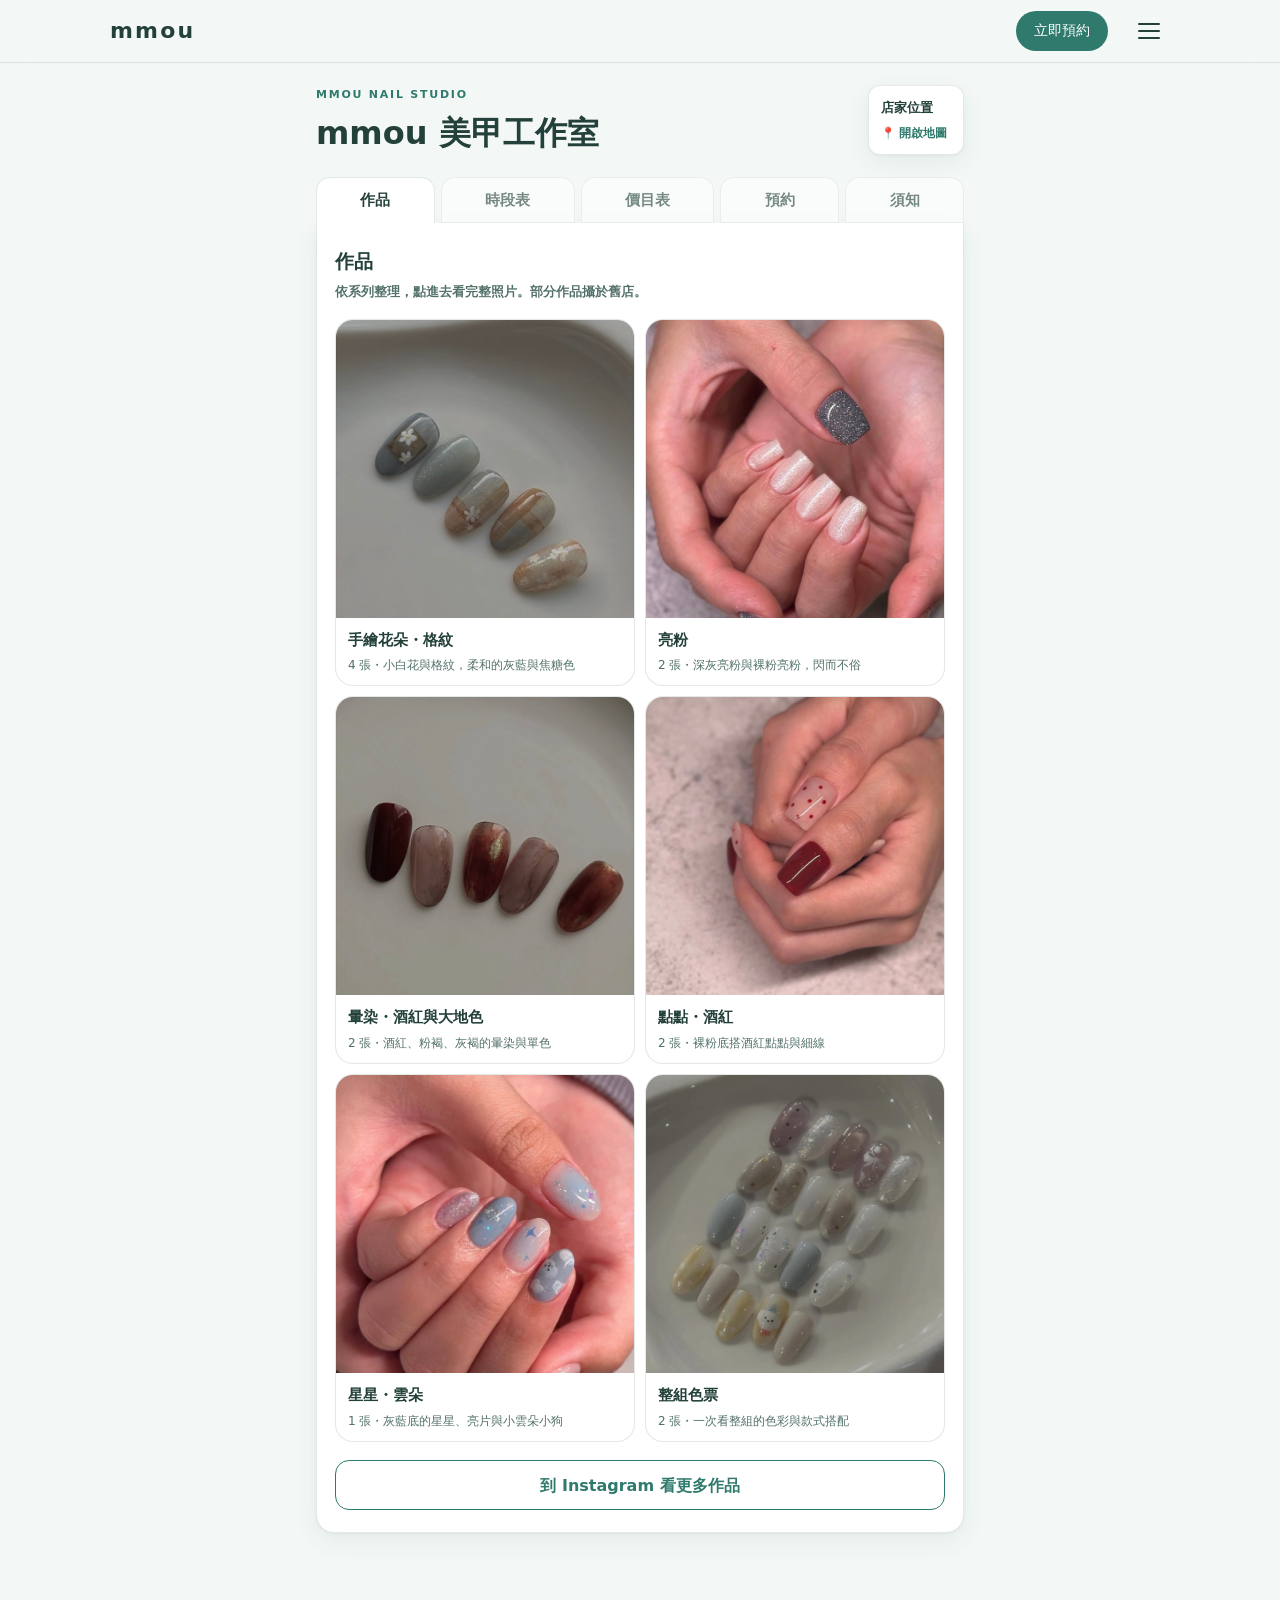
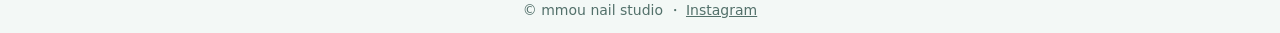
<file: index.html>
<!doctype html>
<html lang="zh-Hant">
<head>
<meta charset="utf-8">
<meta name="viewport" content="width=device-width,initial-scale=1">
<title>作品｜mmou 美甲工作室</title>
<link rel="stylesheet" href="style.css">
</head>
<body>
<section>
  <h2>作品</h2>
  <p class="h2sub">依系列整理，點進去看完整照片。部分作品攝於舊店。</p>
  <div class="series" id="ser"></div>
  <a class="cta alt" href="https://www.instagram.com/the.mmou" target="_blank" rel="noopener">到 Instagram 看更多作品</a>
</section>
<script>const $=id=>document.getElementById(id);</script>
<script src="common.js"></script>
<script>
$("ser").innerHTML=SERIES.map(s=>`<a class="sc" href="series.html?s=${s.id}"><div class="im" style="background-image:url(img/${s.imgs[0]}.jpg)"></div><div class="tx"><b>${s.name}</b><span>${s.imgs.length} 張・${s.desc}</span></div></a>`).join("");
</script>
</body>
</html>
</file>
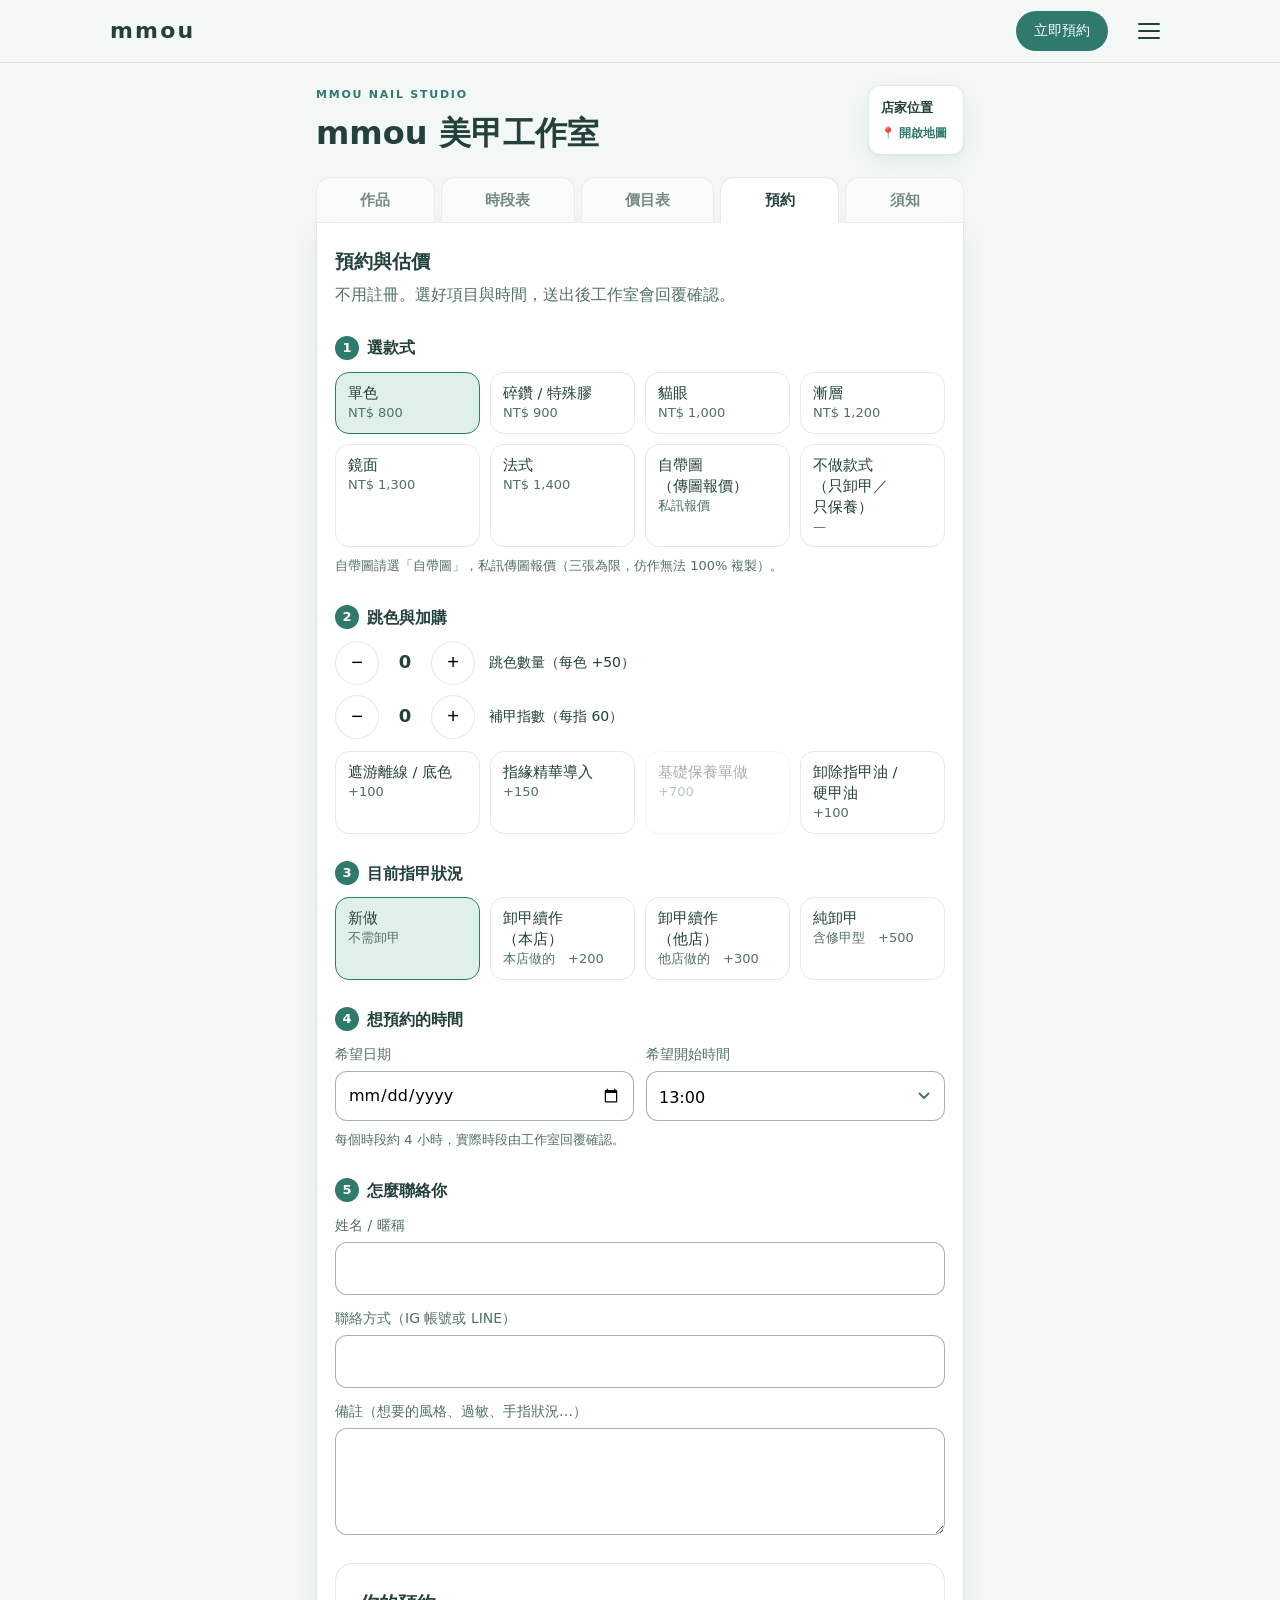
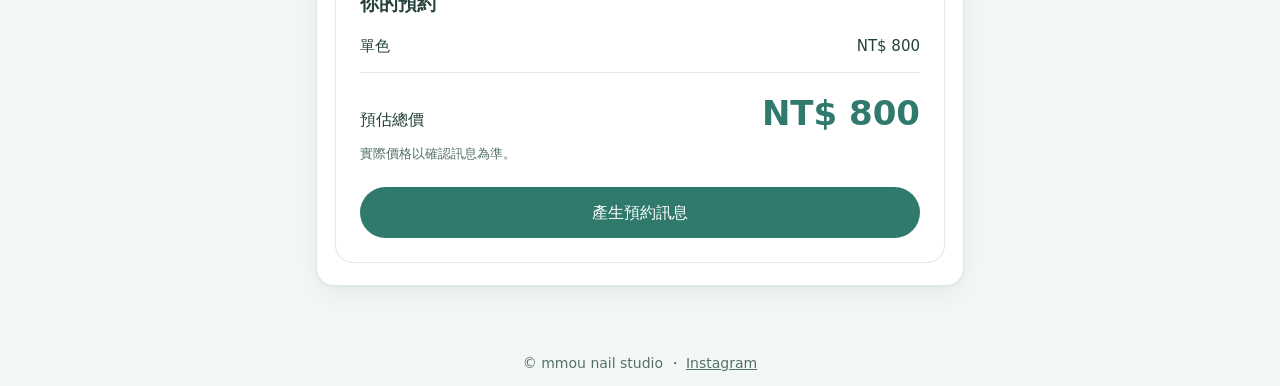
<file: book.html>
<!doctype html>
<html lang="zh-Hant">
<head>
<meta charset="utf-8">
<meta name="viewport" content="width=device-width,initial-scale=1">
<title>線上預約｜mmou 美甲工作室</title>
<meta name="description" content="竹南手作凝膠美甲工作室，預約制。">
<link rel="stylesheet" href="style.css">
</head>
<body>
<section id="book">
  <h2>預約與估價</h2>
  <p class="lead">不用註冊。選好項目與時間，送出後工作室會回覆確認。</p>
  <div class="book">
    <div class="card">
      <div class="block">
        <p class="q" id="est"><i>1</i>選款式</p>
        <div class="opts" id="styles"></div>
        <p class="note" style="margin-top:8px">自帶圖請選「自帶圖」，私訊傳圖報價（三張為限，仿作無法 100% 複製）。</p>
      </div>
      <div class="block">
        <p class="q"><i>2</i>跳色與加購</p>
        <div class="stepper" id="stC"><button type="button" id="cm" aria-label="減少跳色">−</button><b id="cn">0</b><button type="button" id="cp" aria-label="增加跳色">+</button><span>跳色數量（每色 +50）</span></div>
        <div class="stepper" id="stF" style="margin-top:10px"><button type="button" id="fm" aria-label="減少補甲">−</button><b id="fn">0</b><button type="button" id="fp" aria-label="增加補甲">+</button><span>補甲指數（每指 60）</span></div>
        <div class="opts" id="adds" style="margin-top:12px"></div>
      </div>
      <div class="block">
        <p class="q"><i>3</i>目前指甲狀況</p>
        <div class="opts" id="removal"></div>
      </div>
      <div class="block" style="margin-bottom:0">
        <p class="q"><i>4</i>想預約的時間</p>
        <div class="picked" id="picked" style="display:none"></div>
        <div id="pickMode" style="display:none">
          <label class="f" style="margin-top:0">日期（只列出工作室開放的日子）</label>
          <div class="chips" id="dch"></div>
          <label class="f">開始時間（每個時段約 4 小時）</label>
          <div class="chips" id="tch"></div>
        </div>
        <div id="freeMode">
          <div class="two">
            <div><label class="f" style="margin-top:0">希望日期</label><input type="date" id="date"></div>
            <div><label class="f" style="margin-top:0">希望開始時間</label><select id="slot"><option value="09:00">09:00</option><option value="13:00" selected>13:00</option><option value="17:00">17:00</option></select></div>
          </div>
          <p class="note" style="margin-top:8px">每個時段約 4 小時，實際時段由工作室回覆確認。</p>
        </div>
      </div>
      <div class="block" style="margin:26px 0 0">
        <p class="q"><i>5</i>怎麼聯絡你</p>
        <label class="f" style="margin-top:0">姓名 / 暱稱</label><input type="text" id="name" autocomplete="name" maxlength="40">
        <label class="f">聯絡方式（IG 帳號或 LINE）</label><input type="text" id="contact" maxlength="60">
        <label class="f">備註（想要的風格、過敏、手指狀況…）</label><textarea id="want" rows="3" maxlength="300"></textarea>
        <input class="hp" id="website" tabindex="-1" autocomplete="off" aria-hidden="true">
      </div>
    </div>

    <aside class="card sum">
      <h3>你的預約</h3>
      <div id="lines"></div>
      <div class="tot"><span>預估總價</span><b id="total">NT$ 800</b></div>
      <p class="note">實際價格以確認訊息為準。</p>
      <button class="btn" id="submit" type="button" style="display:none">送出預約</button>
      <p class="note" id="status" style="margin-top:8px"></p>
      <button class="btn" id="gen" type="button">產生預約訊息</button>
      <div id="msg"></div>
      <div class="send" id="send">
        <button class="btn line" id="copy" type="button">複製訊息</button>
        <a class="btn" id="ig" href="https://ig.me/m/the.mmou" target="_blank" rel="noopener">傳到 IG 私訊</a>
      </div>
    </aside>
  </div>
</section>


<script>const $=id=>document.getElementById(id);</script>
<script src="common.js"></script>
<script>
const styles=[["單色",800],["碎鑽 / 特殊膠",900],["貓眼",1000],["漸層",1200],["鏡面",1300],["法式",1400],["自帶圖（傳圖報價）",0],["不做款式（只卸甲／只保養）",0]];
const SELF=6,NONE=7;
const adds=[["遮游離線 / 底色",100],["指緣精華導入",150],["基礎保養單做",700],["卸除指甲油 / 硬甲油",100]];
const rem=[["新做",0,"","不需卸甲"],["卸甲續作（本店）",200,"卸甲續作（本店）","本店做的"],["卸甲續作（他店）",300,"卸甲續作（他店）","他店做的"],["純卸甲",500,"純卸甲","含修甲型"]];
const PURE=3;
const fmt=n=>"NT$ "+n.toLocaleString();
$("styles").innerHTML=styles.map((s,i)=>`<div class="opt"><input type="radio" name="st" id="s${i}" value="${i}" ${i==0?'checked':''}><label for="s${i}">${s[0]}<small>${i==SELF?'私訊報價':i==NONE?'—':fmt(s[1])}</small></label></div>`).join("");
$("adds").innerHTML=adds.map((s,i)=>`<div class="opt"><input type="checkbox" id="a${i}" value="${i}"><label for="a${i}">${s[0]}<small>+${s[1]}</small></label></div>`).join("");
$("removal").innerHTML=rem.map((s,i)=>`<div class="opt"><input type="radio" name="rm" id="r${i}" value="${i}" ${i==0?'checked':''}><label for="r${i}">${s[0]}<small>${s[3]}${s[1]?'　+'+s[1]:''}</small></label></div>`).join("");
let colors=0,fills=0;
$("cm").onclick=()=>{colors=Math.max(0,colors-1);calc()};$("cp").onclick=()=>{colors=Math.min(10,colors+1);calc()};
$("fm").onclick=()=>{fills=Math.max(0,fills-1);calc()};$("fp").onclick=()=>{fills=Math.min(10,fills+1);calc()};
const q=sel=>document.querySelector(sel);
function sync(){ /* 規則：純卸甲＝不做款式；凝膠款已含基礎保養，不可再單做保養 */
  const pure=+q("[name=rm]:checked").value===PURE;
  if(pure&&+q("[name=st]:checked").value!==NONE)$("s"+NONE).checked=true;
  const none=+q("[name=st]:checked").value===NONE;
  document.querySelectorAll("[name=st]").forEach(x=>{x.disabled=pure&&+x.value!==NONE});
  $("a0").disabled=none;if(none)$("a0").checked=false;
  $("a2").disabled=!none;if(!none)$("a2").checked=false;
  if(none)colors=0;
  $("stC").classList.toggle("off",none);
}
function state(){
  sync();
  const si=+q("[name=st]:checked").value,s=styles[si],r=rem[+q("[name=rm]:checked").value];
  const L=[];
  if(si!==NONE)L.push([s[0],s[1],si===SELF]);
  if(colors)L.push([`跳色 ×${colors}`,colors*50]);
  document.querySelectorAll("#adds input:checked").forEach(x=>L.push(adds[+x.value]));
  if(fills)L.push([`補甲 ×${fills} 指`,fills*60]);
  if(r[1])L.push([r[2],r[1]]);
  return{L,self:si===SELF,total:L.reduce((t,x)=>t+x[1],0)};
}
const totalText=(t,self)=>self?(t?fmt(t)+" ＋款式傳圖報價":"傳圖報價"):fmt(t);
function calc(){
  const{L,self,total}=state();$("cn").textContent=colors;$("fn").textContent=fills;
  $("lines").innerHTML=L.length?L.map(x=>`<div class="line"><span>${x[0]}</span><span>${x[2]?'傳圖報價':fmt(x[1])}</span></div>`).join(""):'<div class="line"><span>尚未選擇項目</span><span></span></div>';
  const t=totalText(total,self);$("total").textContent=t;$("barTotal").textContent=t;
}
document.querySelectorAll("#styles,#adds,#removal").forEach(e=>e.addEventListener("input",calc));
calc();
$("date").min=ymd(new Date());
const qs=new URLSearchParams(location.search),qd=qs.get("d"),qt=qs.get("t");
let slotsMap=null,selD="",selT="";
const fd=k=>{const d=new Date(k+"T00:00:00");return `${d.getMonth()+1}/${d.getDate()} 週${WDAY[d.getDay()]}`};
function showPicked(){const p=$("picked");if(selD&&selT){p.style.display="";p.innerHTML=`你選的時段：<b>${fd(selD)} ${selT}</b>`}else p.style.display="none"}
function drawTimes(){
  const l=(slotsMap&&slotsMap[selD])||[];
  if(!l.includes(selT))selT="";
  $("tch").innerHTML=l.length?l.map(t=>`<div class="chip"><input type="radio" name="tt" id="t${t.replace(':','')}" value="${t}" ${t===selT?'checked':''}><label for="t${t.replace(':','')}">${t}</label></div>`).join(""):'<span class="note">請先選日期</span>';
  showPicked();
}
function drawDates(){
  const ks=Object.keys(slotsMap).sort();
  $("dch").innerHTML=ks.length?ks.map(k=>`<div class="chip"><input type="radio" name="dd" id="d${k}" value="${k}" ${k===selD?'checked':''}><label for="d${k}">${fd(k)}</label></div>`).join(""):'<span class="note">目前沒有開放的時段，請私訊詢問。</span>';
  drawTimes();
}
$("dch").addEventListener("input",e=>{selD=e.target.value;selT="";drawTimes()});
$("tch").addEventListener("input",e=>{selT=e.target.value;showPicked()});
const getD=()=>slotsMap?selD:$("date").value, getT=()=>slotsMap?selT:$("slot").value;
loadSlots().then(m=>{
  if(!m){ if(qd)$("date").value=qd; if(START_TIMES.includes(qt))$("slot").value=qt; return }
  slotsMap=m;$("freeMode").style.display="none";$("pickMode").style.display="";
  if(qd&&m[qd]){selD=qd;if(m[qd].includes(qt))selT=qt}
  drawDates();
}).catch(()=>{});
if(API){$("submit").style.display="block";$("gen").className="btn line";$("gen").textContent="產生預約訊息（改用 IG 私訊）"}
function check(){
  const miss=[];
  if(!getD())miss.push("日期");if(!getT())miss.push("開始時間");if(!$("name").value.trim())miss.push("姓名");if(!$("contact").value.trim())miss.push("聯絡方式");
  if(!state().L.length)miss.push("項目");
  $("status").textContent=miss.length?"⚠️ 請先填寫："+miss.join("、"):"";
  return !miss.length;
}
function build(){
  const{L,self,total}=state();
  return `【預約申請】\n姓名：${$("name").value}\n聯絡：${$("contact").value}\n希望時間：${getD()} ${getT()}（約 4 小時）\n項目：${L.map(x=>x[0]).join("＋")}\n預估：${totalText(total,self)}\n備註：${$("want").value||"無"}`;
}
let text="";
$("submit").onclick=async()=>{
  const st=$("status");if(!check())return;
  if($("website").value)return;
  $("submit").disabled=true;st.textContent="送出中…";
  try{
    const{L,self,total}=state();
    const r=await fetch(API,{method:"POST",headers:{"Content-Type":"text/plain;charset=utf-8"},body:JSON.stringify({name:$("name").value.trim(),contact:$("contact").value.trim(),date:getD(),time:getT(),items:L.map(x=>x[0]).join("＋"),total:totalText(total,self),note:$("want").value,website:$("website").value})});
    const j=await r.json();
    if(j.ok){st.textContent="✅ 預約已送出！我會盡快透過你留的聯絡方式確認。";if(slotsMap&&slotsMap[selD]){slotsMap[selD]=slotsMap[selD].filter(x=>x!==selT);if(!slotsMap[selD].length)delete slotsMap[selD]}selT="";drawDates()}
    else{st.textContent="⚠️ "+j.error;$("submit").disabled=false;loadSlots().then(m=>{if(m){slotsMap=m;drawDates()}})}
  }catch(e){st.textContent="⚠️ 送出失敗，請改用「產生預約訊息」傳 IG 私訊";$("submit").disabled=false}
};
$("gen").onclick=()=>{
  if(!check())return;
  text=build();
  $("msg").textContent=text;$("msg").style.display="block";$("send").style.display="flex";
  $("msg").scrollIntoView({behavior:"smooth",block:"nearest"});
};
async function copyText(t){
  try{await navigator.clipboard.writeText(t)}catch(e){const x=document.createElement("textarea");x.value=t;document.body.appendChild(x);x.select();document.execCommand("copy");x.remove()}
}
$("copy").onclick=async()=>{
  text=build();$("msg").textContent=text;await copyText(text);
  $("copy").textContent="已複製 ✓";setTimeout(()=>$("copy").textContent="複製訊息",1800);
};
$("ig").addEventListener("click",()=>{text=build();copyText(text);$("status").textContent="訊息已複製，到 IG 私訊貼上送出即可。"});
</script>
</body>
</html>
</file>
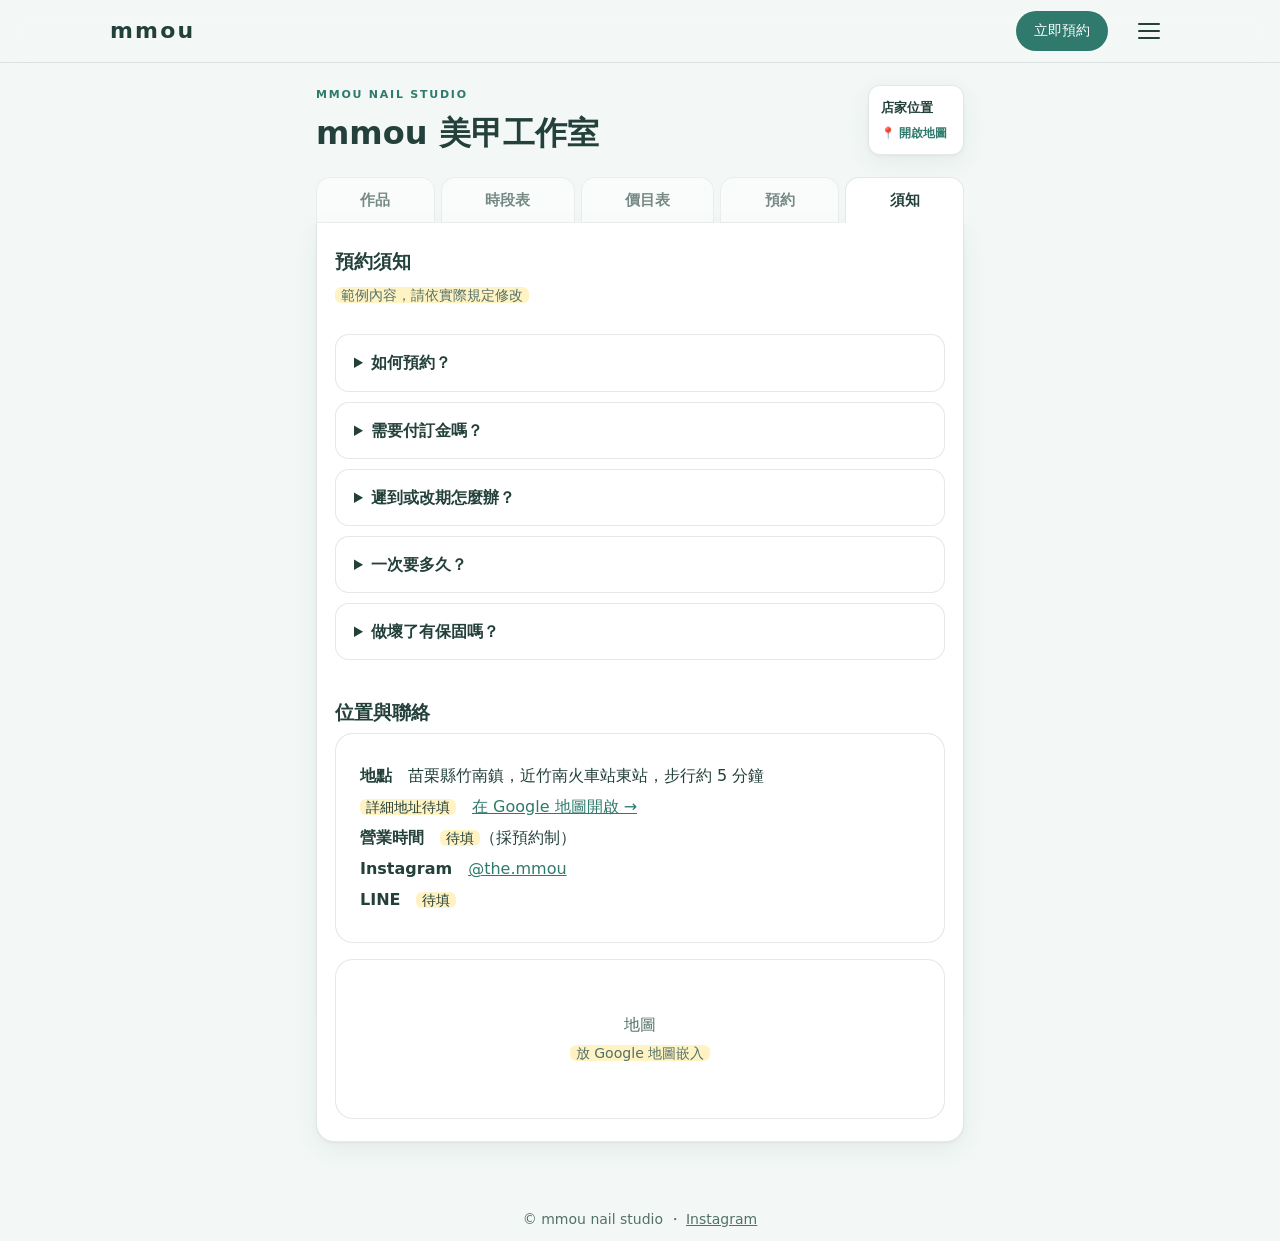
<file: info.html>
<!doctype html>
<html lang="zh-Hant">
<head>
<meta charset="utf-8">
<meta name="viewport" content="width=device-width,initial-scale=1">
<title>預約須知與位置｜mmou 美甲工作室</title>
<meta name="description" content="竹南手作凝膠美甲工作室，預約制。">
<link rel="stylesheet" href="style.css">
</head>
<body>
<section id="faq">
  <h2>預約須知</h2>
  <p class="lead"><span class="todo">範例內容，請依實際規定修改</span></p>
  <details><summary>如何預約？</summary><p>到預約頁選好項目，產生訊息後傳到 IG 私訊，我確認時段後即完成預約。</p></details>
  <details><summary>需要付訂金嗎？</summary><p>範例：預約成功後需匯訂金 NT$ 300，到店折抵。</p></details>
  <details><summary>遲到或改期怎麼辦？</summary><p>範例：遲到 15 分鐘以上需順延或縮減項目；改期請於 24 小時前告知。</p></details>
  <details><summary>一次要多久？</summary><p>每個預約時段保留約 4 小時（單次操作約 3–4 小時），依款式與是否卸甲而定。</p></details>
  <details><summary>做壞了有保固嗎？</summary><p>範例：七天內非人為脫落免費補，補甲 60 / 指另計。</p></details>
</section>

<section id="visit">
  <h2>位置與聯絡</h2>
  <div class="visit">
    <div class="card">
      <p><b>地點</b>　苗栗縣竹南鎮，近竹南火車站東站，步行約 5 分鐘</p>
      <p><span class="todo">詳細地址待填</span>　<a href="https://www.google.com/maps/search/?api=1&query=竹南火車站東站" target="_blank" rel="noopener" style="color:var(--teal)">在 Google 地圖開啟 →</a></p>
      <p><b>營業時間</b>　<span class="todo">待填</span>（採預約制）</p>
      <p><b>Instagram</b>　<a href="https://www.instagram.com/the.mmou" target="_blank" rel="noopener" style="color:var(--teal)">@the.mmou</a></p>
      <p><b>LINE</b>　<span class="todo">待填</span></p>
    </div>
    <div class="card" style="display:grid;place-items:center;text-align:center;color:var(--sub);min-height:160px"><span>地圖<br><span class="todo">放 Google 地圖嵌入</span></span></div>
  </div>
</section>


<script>const $=id=>document.getElementById(id);</script>
<script src="common.js"></script>

</body>
</html>
</file>
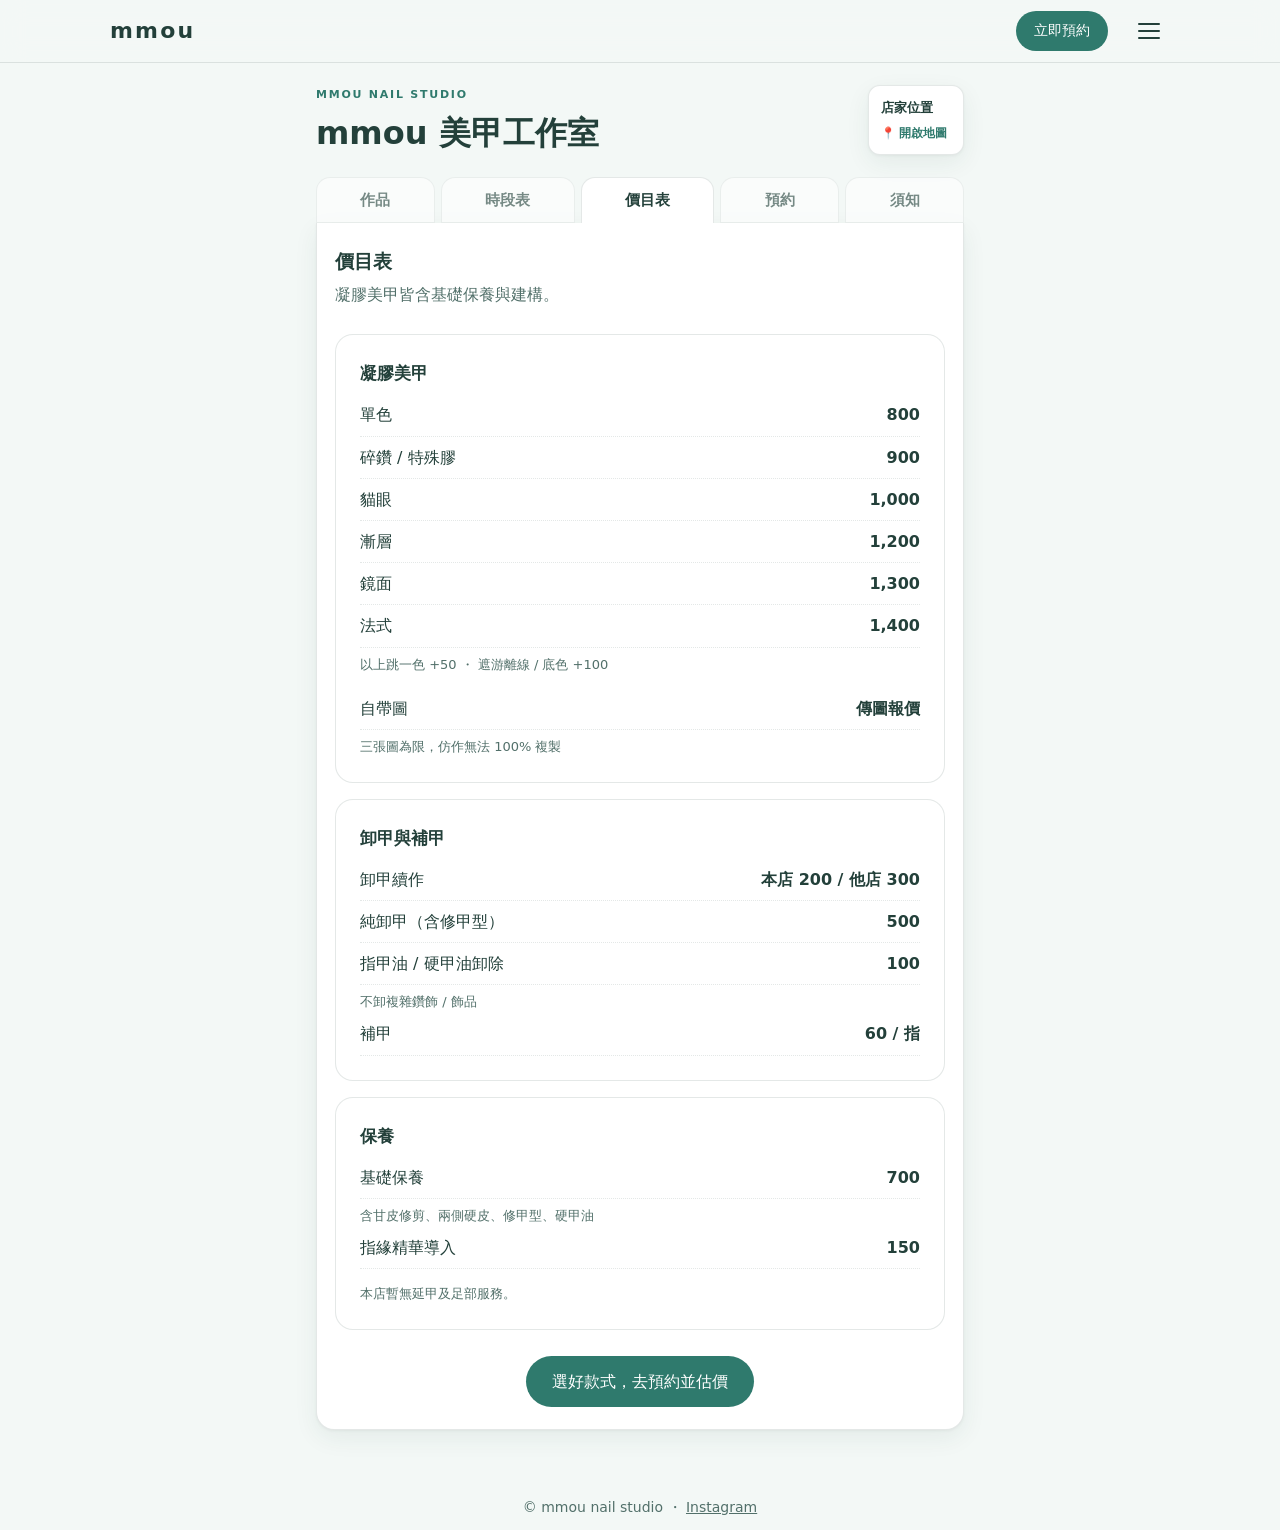
<file: price.html>
<!doctype html>
<html lang="zh-Hant">
<head>
<meta charset="utf-8">
<meta name="viewport" content="width=device-width,initial-scale=1">
<title>價目表｜mmou 美甲工作室</title>
<meta name="description" content="竹南手作凝膠美甲工作室，預約制。">
<link rel="stylesheet" href="style.css">
</head>
<body>
<section id="price">
  <h2>價目表</h2>
  <p class="lead">凝膠美甲皆含基礎保養與建構。</p>
  <div class="price">
    <div class="card"><h3>凝膠美甲</h3>
      <div class="row"><span>單色</span><b>800</b></div>
      <div class="row"><span>碎鑽 / 特殊膠</span><b>900</b></div>
      <div class="row"><span>貓眼</span><b>1,000</b></div>
      <div class="row"><span>漸層</span><b>1,200</b></div>
      <div class="row"><span>鏡面</span><b>1,300</b></div>
      <div class="row"><span>法式</span><b>1,400</b></div>
      <p class="note">以上跳一色 +50 ・ 遮游離線 / 底色 +100</p>
      <div class="row" style="margin-top:12px"><span>自帶圖</span><b>傳圖報價</b></div>
      <p class="note">三張圖為限，仿作無法 100% 複製</p>
    </div>
    <div class="card"><h3>卸甲與補甲</h3>
      <div class="row"><span>卸甲續作</span><b>本店 200 / 他店 300</b></div>
      <div class="row"><span>純卸甲（含修甲型）</span><b>500</b></div>
      <div class="row"><span>指甲油 / 硬甲油卸除</span><b>100</b></div>
      <p class="note">不卸複雜鑽飾 / 飾品</p>
      <div class="row"><span>補甲</span><b>60 / 指</b></div>
    </div>
    <div class="card"><h3>保養</h3>
      <div class="row"><span>基礎保養</span><b>700</b></div>
      <p class="note">含甘皮修剪、兩側硬皮、修甲型、硬甲油</p>
      <div class="row"><span>指緣精華導入</span><b>150</b></div>
      <p class="note" style="margin-top:14px">本店暫無延甲及足部服務。</p>
    </div>
  </div>
</section>

<section style="padding-top:0;text-align:center"><a class="btn" href="book.html">選好款式，去預約並估價</a></section>
<script>const $=id=>document.getElementById(id);</script>
<script src="common.js"></script>

</body>
</html>
</file>
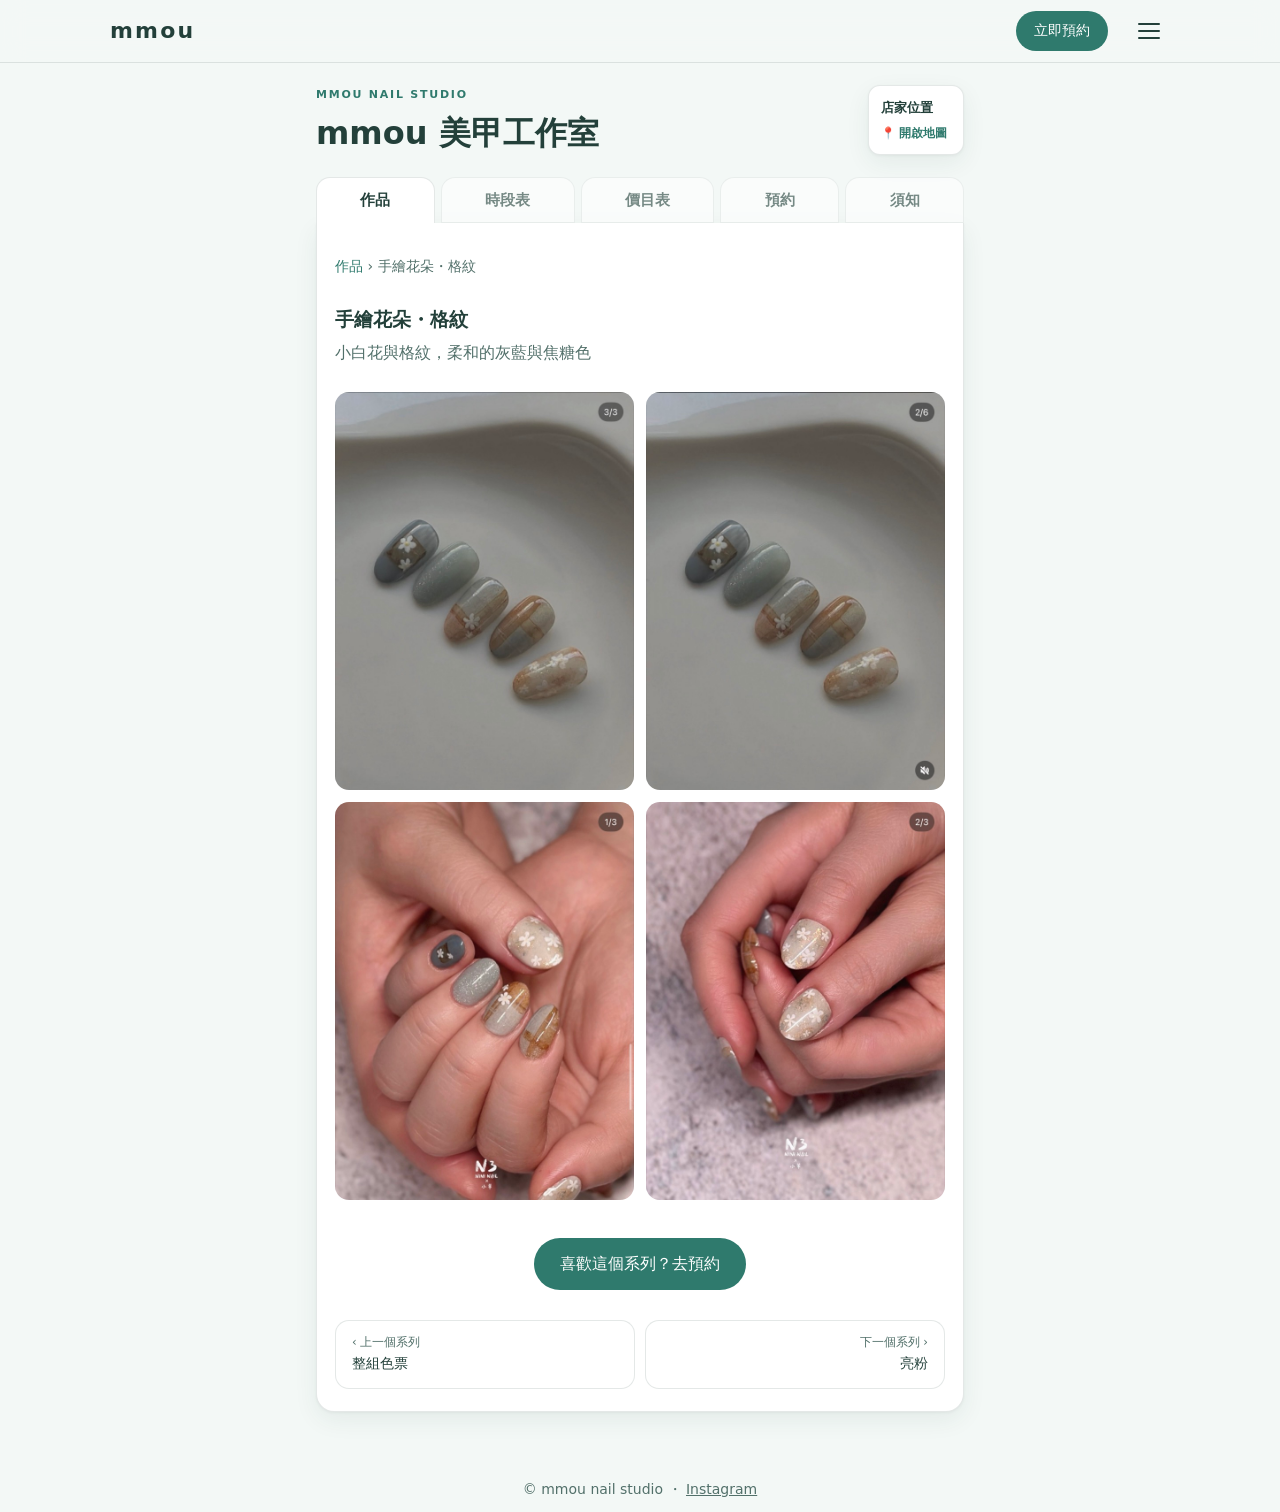
<file: series.html>
<!doctype html>
<html lang="zh-Hant">
<head>
<meta charset="utf-8">
<meta name="viewport" content="width=device-width,initial-scale=1">
<title>作品系列｜mmou 美甲工作室</title>
<meta name="description" content="竹南手作凝膠美甲工作室，預約制。">
<link rel="stylesheet" href="style.css">
</head>
<body>
<section class="page-h"><p class="crumb"><a href="index.html">作品</a> › <span id="cn"></span></p>
<h2 id="sn"></h2><p class="lead" id="sd"></p>
<div class="grid" id="grid"></div>
<div class="sticky-cta"><a class="btn" href="book.html">喜歡這個系列？去預約</a></div>
<div class="pn" id="pn"></div></section>
<div id="lb" role="dialog" aria-label="放大照片"><b id="lbx">×</b><span class="nv" id="lbp" style="left:0">‹</span><img id="lbi" alt=""><span class="nv" id="lbn" style="right:0">›</span></div>
<script>const $=id=>document.getElementById(id);</script>
<script src="common.js"></script>
<script>
const id=new URLSearchParams(location.search).get("s");
let k=SERIES.findIndex(s=>s.id===id);if(k<0)k=0;const S=SERIES[k];
document.title=S.name+"｜mmou 美甲工作室";$("cn").textContent=S.name;$("sn").textContent=S.name;$("sd").textContent=S.desc;
$("grid").className="grid"+(S.imgs.length<3?" n"+S.imgs.length:"");$("grid").innerHTML=S.imgs.map((w,i)=>`<div class="work" data-i="${i}"><img src="img/${w}.jpg" alt="${S.name}"></div>`).join("");
const P=SERIES[(k+SERIES.length-1)%SERIES.length],N=SERIES[(k+1)%SERIES.length];
$("pn").innerHTML=`<a href="series.html?s=${P.id}"><small>‹ 上一個系列</small>${P.name}</a><a href="series.html?s=${N.id}"><small>下一個系列 ›</small>${N.name}</a>`;
let li=0;const shown=S.imgs;
function open_(i){li=(i+shown.length)%shown.length;$("lbi").src="img/"+shown[li]+".jpg";$("lb").style.display="flex"}
$("grid").onclick=e=>{const w=e.target.closest(".work");if(w)open_(+w.dataset.i)};
$("lbx").onclick=()=>$("lb").style.display="none";
$("lb").onclick=e=>{if(e.target===$("lb"))$("lb").style.display="none"};
$("lbp").onclick=()=>open_(li-1);$("lbn").onclick=()=>open_(li+1);
document.addEventListener("keydown",e=>{if($("lb").style.display==="flex"){if(e.key==="Escape")$("lb").style.display="none";if(e.key==="ArrowLeft")open_(li-1);if(e.key==="ArrowRight")open_(li+1)}});
</script>
</body>
</html>
</file>
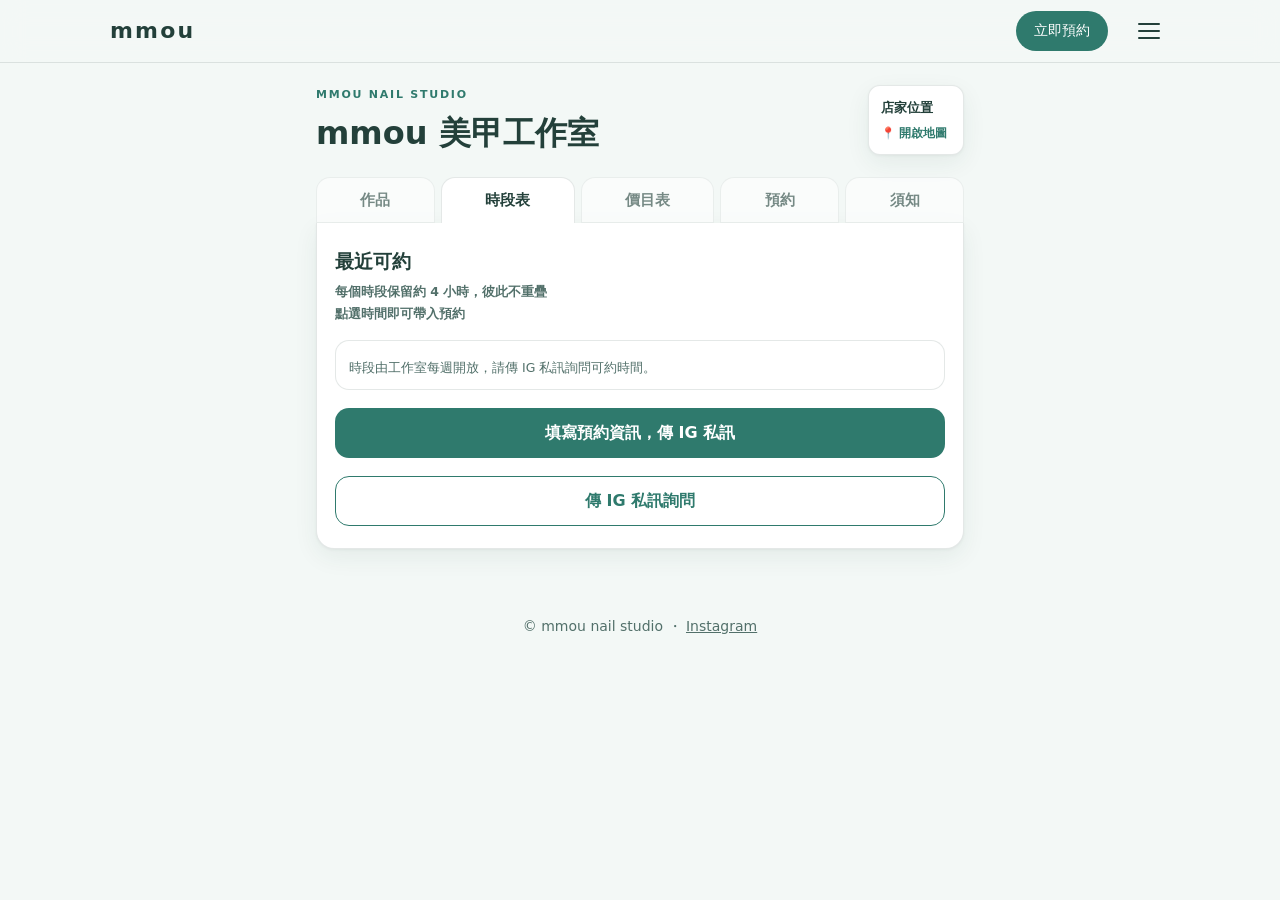
<file: slots.html>
<!doctype html>
<html lang="zh-Hant">
<head>
<meta charset="utf-8">
<meta name="viewport" content="width=device-width,initial-scale=1">
<title>時段表｜mmou 美甲工作室</title>
<link rel="stylesheet" href="style.css">
</head>
<body>
<section>
  <h2>最近可約</h2>
  <p class="h2sub">每個時段保留約 4 小時，彼此不重疊<br>點選時間即可帶入預約</p>
  <div class="days" id="days"></div>
  <a class="cta" href="book.html" id="ctaBook">前往預約 →</a>
  <a class="cta alt" href="https://ig.me/m/the.mmou" target="_blank" rel="noopener">傳 IG 私訊詢問</a>
</section>
<script>const $=id=>document.getElementById(id);</script>
<script src="common.js"></script>
<script>
loadSlots().then(m=>{
  if(!m){
    $("days").innerHTML='<div class="day"><div class="none">時段由工作室每週開放，請傳 IG 私訊詢問可約時間。</div></div>';
    $("ctaBook").textContent="填寫預約資訊，傳 IG 私訊";return}
  const t=new Date();let h="";
  for(let i=1;i<=14;i++){
    const d=new Date(t.getFullYear(),t.getMonth(),t.getDate()+i),k=ymd(d),l=m[k]||[];
    h+=`<div class="day ${l.length?'':'off'}"><span class="d">${d.getMonth()+1}/${d.getDate()}</span><span class="w">週${WDAY[d.getDay()]}</span>`+
      (l.length?`<div class="slots">${l.map(x=>`<a class="slot" href="book.html?d=${k}&t=${x}">${x}</a>`).join("")}</div>`:'<div class="none">未開放或已額滿</div>')+`</div>`;
  }
  $("days").innerHTML=h;
}).catch(()=>{$("days").innerHTML='<div class="day"><div class="none">時段暫時載入不到，請到預約頁或私訊詢問。</div></div>'});
</script>
</body>
</html>
</file>
<file: style.css>
:root{--bg:#f3f8f6;--ink:#23403a;--sub:#52706a;--teal:#2f7a6d;--teal2:#245f55;--mint:#dff0ea;--card:#fff;--line:rgba(35,64,58,.12);--r:18px}
*{box-sizing:border-box;margin:0}
html{scroll-behavior:smooth;scroll-padding-top:70px}
body{font-family:"PingFang TC","Noto Sans TC",system-ui,sans-serif;color:var(--ink);background:var(--bg);line-height:1.7;padding-bottom:calc(88px + env(safe-area-inset-bottom))}
a{color:inherit}
header{position:sticky;top:0;z-index:20;background:rgba(243,248,246,.92);backdrop-filter:blur(12px);border-bottom:1px solid var(--line)}
nav{max-width:1100px;margin:auto;display:flex;align-items:center;gap:20px;padding:10px 20px}
.logo{font-size:22px;font-weight:700;letter-spacing:.1em;text-decoration:none;margin-right:auto}
nav .links a{text-decoration:none;margin-left:20px;font-size:15px}
nav .links a:hover{color:var(--teal)}
.btn{display:inline-flex;align-items:center;justify-content:center;gap:6px;background:var(--teal);color:#fff;padding:12px 26px;border-radius:99px;text-decoration:none;border:0;font:inherit;font-size:16px;cursor:pointer;transition:.15s}
.btn:hover{background:var(--teal2)}
.btn.sm{padding:8px 18px;font-size:14px}
.btn.line{background:#fff;color:var(--teal);border:1px solid var(--teal)}
section{max-width:1100px;margin:auto;padding:56px 20px}
h2{font-size:28px;font-weight:500;letter-spacing:.06em;margin-bottom:4px}
.lead{color:var(--sub);margin-bottom:26px}
.todo{background:#fff3c4;border-radius:6px;padding:0 6px;font-size:.88em}

/* hero */
.hero{display:grid;grid-template-columns:1.05fr 1fr;gap:36px;align-items:center;padding-top:40px}
.hero h1{font-size:clamp(34px,5.5vw,56px);font-weight:300;letter-spacing:.1em;line-height:1.25}
.hero p.t{color:var(--sub);margin:12px 0 22px;font-size:17px}
.facts{display:flex;flex-wrap:wrap;gap:8px;margin-bottom:26px}
.facts span{background:var(--mint);padding:5px 14px;border-radius:99px;font-size:14px}
.cta{display:flex;gap:10px;flex-wrap:wrap}
.hero-img{display:grid;grid-template-columns:1fr 1fr;gap:10px}
.hero-img div{border-radius:var(--r);background-size:cover;background-position:center;aspect-ratio:3/4}
.hero-img div:nth-child(2){margin-top:28px}

/* steps */
.steps{display:grid;grid-template-columns:repeat(3,1fr);gap:14px;padding-top:10px}
.step{background:var(--card);border:1px solid var(--line);border-radius:var(--r);padding:18px 20px;display:flex;gap:14px;align-items:flex-start}
.step i{font-style:normal;background:var(--teal);color:#fff;width:30px;height:30px;border-radius:50%;display:grid;place-items:center;flex:none;font-weight:700}
.step b{display:block}.step span{font-size:14px;color:var(--sub)}

/* gallery */
.filters{display:flex;gap:8px;overflow-x:auto;padding-bottom:6px;margin-bottom:16px;scrollbar-width:none}
.filters button{flex:none;border:1px solid var(--line);background:var(--card);padding:7px 18px;border-radius:99px;cursor:pointer;color:var(--ink);font:inherit;font-size:14px}
.filters button.on{background:var(--teal);color:#fff;border-color:var(--teal)}
.grid{columns:4 200px;column-gap:12px}
.work{break-inside:avoid;margin-bottom:12px;border-radius:14px;overflow:hidden;position:relative;cursor:zoom-in;background:#ddd}
.work img{width:100%;display:block;transition:transform .3s}
.work:hover img{transform:scale(1.04)}
.work span{position:absolute;left:8px;bottom:8px;background:rgba(0,0,0,.45);color:#fff;font-size:12px;padding:2px 10px;border-radius:99px}
.more{text-align:center;margin-top:10px}

/* booking */
.book{display:grid;grid-template-columns:1.5fr 1fr;gap:20px;align-items:start}
.card{background:var(--card);border:1px solid var(--line);border-radius:var(--r);padding:24px}
.q{font-weight:700;margin:0 0 10px;display:flex;gap:8px;align-items:center}
.q i{font-style:normal;background:var(--teal);color:#fff;width:24px;height:24px;border-radius:50%;display:grid;place-items:center;font-size:13px}
.q + .note{margin:-6px 0 10px}
.block{margin-bottom:26px}
.opts{display:grid;grid-template-columns:repeat(auto-fill,minmax(140px,1fr));gap:10px}
.opt{position:relative}
.opt input{position:absolute;opacity:0;inset:0;cursor:pointer}
.opt label{display:block;border:1.5px solid var(--line);border-radius:14px;padding:10px 12px;font-size:15px;transition:.15s;height:100%}
.opt label small{display:block;color:var(--sub);font-size:13px}
.opt input:checked + label{border-color:var(--teal);background:var(--mint)}
.opt input:focus-visible + label{outline:2px solid var(--teal)}
.stepper{display:flex;align-items:center;gap:14px}
.stepper button{width:44px;height:44px;border-radius:50%;border:1px solid var(--line);background:#fff;font-size:20px;cursor:pointer}
.stepper b{min-width:24px;text-align:center;font-size:18px}
.note{font-size:13px;color:var(--sub)}
label.f{display:block;font-size:14px;color:var(--sub);margin:12px 0 4px}
select,input[type=text],input[type=date],textarea{width:100%;padding:12px;border:1px solid rgba(35,64,58,.4);border-radius:12px;font:inherit;font-size:16px;background:#fff}
.two{display:grid;grid-template-columns:1fr 1fr;gap:12px}
.sum{position:sticky;top:76px}
.sum h3{margin-bottom:10px}
.sum .line{display:flex;justify-content:space-between;font-size:15px;padding:4px 0}
.sum .tot{display:flex;justify-content:space-between;align-items:baseline;border-top:1px solid var(--line);margin-top:8px;padding-top:12px}
.sum .tot b{font-size:34px;color:var(--teal)}
.sum .btn{width:100%;margin-top:14px}
#msg{white-space:pre-wrap;background:var(--mint);border-radius:12px;padding:14px;margin-top:14px;font-size:14px;display:none}
.send{display:none;gap:8px;margin-top:10px;flex-wrap:wrap}
.send .btn{flex:1;margin:0;padding:10px}

/* avail */
.av{display:grid;grid-template-columns:repeat(7,1fr);gap:8px}
.av .d{background:var(--card);border:1px solid var(--line);border-radius:14px;padding:8px 6px;text-align:center}
.av .d small{display:block;color:var(--sub);font-size:12px}
.av .d b{display:block;margin-bottom:6px}
.av button{display:block;width:100%;margin-top:4px;padding:11px 0;border-radius:10px;border:1px solid var(--teal);background:var(--mint);color:var(--teal2);font:inherit;font-size:13px;cursor:pointer}
.av button:hover{background:var(--teal);color:#fff}
.av button:disabled{background:#eceeed;border-color:#d4d8d6;color:#6b7774;cursor:not-allowed;text-decoration:line-through}
@media(max-width:860px){.av{grid-template-columns:repeat(2,1fr)}}
/* price */
.price{display:grid;grid-template-columns:repeat(auto-fit,minmax(300px,1fr));gap:16px}
.row{display:flex;justify-content:space-between;gap:12px;padding:7px 0;border-bottom:1px dotted var(--line)}
.price h3{margin-bottom:6px;font-size:17px}
.price .card .note{margin:6px 0 0}

details{background:var(--card);border:1px solid var(--line);border-radius:14px;padding:14px 18px;margin-bottom:10px}
summary{cursor:pointer;font-weight:600}
details p{color:var(--sub);margin-top:8px}
.visit{display:grid;grid-template-columns:1fr 1fr;gap:16px}
.visit p{margin:4px 0}
footer{text-align:center;color:var(--sub);padding:30px 20px 10px;font-size:14px}

/* mobile bottom bar */
.bar{position:fixed;left:0;right:0;bottom:0;z-index:30;display:flex;gap:10px;padding:10px 14px calc(10px + env(safe-area-inset-bottom));background:rgba(255,255,255,.96);border-top:1px solid var(--line);backdrop-filter:blur(10px)}
.bar .btn{flex:1;padding:12px 10px}
.bar .total{display:none}

/* lightbox */
#lb{position:fixed;inset:0;background:rgba(10,20,18,.92);z-index:50;display:none;align-items:center;justify-content:center}
#lb img{max-width:92vw;max-height:86vh;border-radius:10px}
#lb b{position:absolute;top:6px;right:10px;color:#fff;font-size:34px;cursor:pointer;padding:10px 14px}
#lb .nv{position:absolute;top:50%;transform:translateY(-50%);color:#fff;font-size:36px;width:48px;height:48px;display:grid;place-items:center;border-radius:50%;background:rgba(255,255,255,.18);cursor:pointer;user-select:none;margin:0 8px}

@media(min-width:861px){
  body{padding-bottom:0}.bar{display:none}
}
@media(max-width:860px){
  .hero{grid-template-columns:1fr;gap:22px;padding-top:24px}
  .hero-img{grid-template-columns:1fr 1fr}.hero-img div{aspect-ratio:1;background-position:50% 35%}.hero-img div:nth-child(2){margin-top:0}
  .steps{grid-template-columns:1fr}
  .book,.visit{grid-template-columns:1fr}
  .sum{position:static}
  nav .links{display:none}
  nav .btn.sm{display:none}
  .menu-btn{display:grid}
  section{padding:40px 16px}
  .grid{columns:2}
  .card{padding:18px}
  .bar .total{display:block;flex:none;align-self:center;font-weight:700;color:var(--teal);font-size:18px;padding-right:4px}
}

/* multipage */
nav .links a.cur{color:var(--teal);font-weight:700}
.series{display:grid;grid-template-columns:repeat(auto-fill,minmax(250px,1fr));gap:16px}
.sc{display:block;text-decoration:none;background:var(--card);border:1px solid var(--line);border-radius:var(--r);overflow:hidden;transition:.2s}
.sc:hover{transform:translateY(-4px);box-shadow:0 10px 24px rgba(35,64,58,.12)}
.sc .im{aspect-ratio:1;background-size:cover;background-position:50% 35%}
.sc .tx{padding:14px 16px}.sc b{display:block;font-size:17px}.sc span{font-size:13px;color:var(--sub)}
.crumb{font-size:14px;color:var(--sub);margin-bottom:14px}.crumb a{color:var(--teal);text-decoration:none;display:inline-block;padding:10px 0}
.sticky-cta{text-align:center;margin-top:26px}
.pn{display:flex;justify-content:space-between;gap:10px;margin-top:30px}
.pn a{flex:1;text-decoration:none;background:var(--card);border:1px solid var(--line);border-radius:14px;padding:12px 16px;font-size:14px}
.pn a small{display:block;color:var(--sub)}
.pn a:last-child{text-align:right}
.prev6{display:grid;grid-template-columns:repeat(6,1fr);gap:10px}
.prev6 a{aspect-ratio:1;border-radius:14px;background-size:cover;background-position:50% 35%}
@media(max-width:860px){.prev6{grid-template-columns:repeat(3,1fr)}}
.page-h{padding-bottom:0}

/* hamburger */
.menu-btn{display:none;place-items:center;width:42px;height:42px;border:0;background:transparent;cursor:pointer;border-radius:12px}
.menu-btn span,.menu-btn span::before,.menu-btn span::after{display:block;width:22px;height:2px;background:var(--ink);border-radius:2px;position:relative;transition:.2s}
.menu-btn span::before,.menu-btn span::after{content:"";position:absolute;left:0}
.menu-btn span::before{top:-7px}.menu-btn span::after{top:7px}
.menu-btn.open span{background:transparent}.menu-btn.open span::before{top:0;transform:rotate(45deg)}.menu-btn.open span::after{top:0;transform:rotate(-45deg)}
.drawer{position:fixed;top:63px;left:0;right:0;bottom:0;z-index:19;background:rgba(243,248,246,.98);padding:14px 20px;display:none;flex-direction:column}
.drawer.open{display:flex}
.drawer a{text-decoration:none;font-size:20px;padding:16px 4px;border-bottom:1px solid var(--line)}
.drawer a.cur{color:var(--teal);font-weight:700}
.drawer .btn{margin-top:20px;font-size:18px;border:0}
@media(min-width:861px){.drawer{display:none!important}}

a:focus-visible,button:focus-visible,summary:focus-visible,select:focus-visible,input:focus-visible,textarea:focus-visible{outline:2px solid var(--teal2);outline-offset:2px}
.grid.n1,.grid.n2{columns:auto;display:grid;grid-template-columns:repeat(auto-fit,minmax(150px,340px));gap:12px}
.grid.n1 .work,.grid.n2 .work{margin:0}
.opt input:disabled + label{opacity:.4;cursor:not-allowed}
.stepper.off{opacity:.4;pointer-events:none}
.hp{position:absolute;left:-9999px;width:1px;height:1px;opacity:0}
.send{flex-direction:column}
@media(min-width:520px){.send{flex-direction:row}}
@media(max-width:860px){#lb img{max-height:78vh}}

/* ===== 價目與時段（首頁）===== */
.wrap{max-width:680px;margin:0 auto;padding:0 16px}
.hero2{display:flex;align-items:center;gap:14px;padding:22px 0 8px}
.hero2 .t{flex:1;min-width:0}
.kicker{font-size:11.5px;letter-spacing:.22em;color:var(--teal);font-weight:800}
.hero2 h1{margin:8px 0 0;font-size:clamp(26px,7vw,34px);line-height:1.28;font-weight:800;letter-spacing:-.01em}
.mapbox{display:flex;flex-direction:column;justify-content:center;flex:none;width:132px;min-height:70px;padding:10px 12px;border-radius:12px;border:1px solid var(--line);background:#fff;text-decoration:none;box-shadow:0 1px 3px rgba(35,64,58,.05),0 8px 24px rgba(35,64,58,.07)}
.mapbox b{font-size:13px}.mapbox span{margin-top:5px;font-size:11px;font-weight:700;color:var(--teal)}
.tabbar{display:flex;gap:8px;margin-top:14px}
.tabbtn{flex:1;min-height:46px;display:flex;align-items:center;justify-content:center;text-decoration:none;border:1px solid var(--line);border-bottom:1px solid var(--line);border-radius:14px 14px 0 0;background:#fff;color:var(--ink);font:inherit;font-size:15px;font-weight:700;cursor:pointer;opacity:.6}
.tabbtn.on{opacity:1;border-bottom-color:#fff;position:relative;z-index:1;margin-bottom:-1px}
.pane{display:none;background:#fff;border:1px solid var(--line);border-top:0;border-radius:0 0 18px 18px;padding:22px 18px;box-shadow:0 1px 3px rgba(35,64,58,.05),0 8px 24px rgba(35,64,58,.07)}
.pane.on{display:block}
.pane h2{font-size:19px;margin-bottom:4px}
.h2sub{margin:0 0 16px;font-size:12.5px;color:var(--sub);font-weight:600}
.days{display:flex;flex-direction:column;gap:8px}
.day{border:1px solid var(--line);border-radius:13px;padding:11px 13px;background:#fff}
.day .d{font-size:14px;font-weight:800}.day .w{font-size:12px;color:var(--sub);font-weight:700;margin-left:4px}
.day .none{margin-top:5px;font-size:12.5px;color:var(--sub)}
.day.off{opacity:.55}
.slots{display:grid;grid-template-columns:repeat(3,1fr);gap:8px;margin-top:9px}
.slot{display:flex;align-items:center;justify-content:center;min-height:44px;border-radius:11px;background:var(--mint);border:1px solid rgba(47,122,109,.35);color:var(--teal2);font-weight:800;font-size:16px;text-decoration:none;font-variant-numeric:tabular-nums}
.slot:hover{background:var(--teal);color:#fff}
.cta{display:flex;align-items:center;justify-content:center;min-height:50px;margin-top:18px;border-radius:14px;background:var(--teal);color:#fff;text-decoration:none;font-weight:800;font-size:16px}
.cta.alt{background:#fff;color:var(--teal);border:1px solid var(--teal)}
.pcat{margin:18px 0 6px;font-size:12px;font-weight:800;letter-spacing:.14em;color:var(--teal)}
.pcat:first-child{margin-top:0}
.prow{display:flex;align-items:baseline;gap:10px;padding:11px 0;border-bottom:1px dashed var(--line)}
.prow:last-child{border-bottom:0}
.prow .nm{flex:1;font-size:15px;font-weight:700;line-height:1.5}
.prow .pr{font-weight:800;color:var(--teal2);white-space:nowrap}
.pnote{font-size:12.5px;color:var(--sub);margin:2px 0 6px}
.card2{background:#fff;border:1px solid var(--line);border-radius:18px;padding:20px 18px;margin:16px 0;box-shadow:0 1px 3px rgba(35,64,58,.05),0 8px 24px rgba(35,64,58,.07)}
.card2 h2{font-size:19px;margin-bottom:4px}
.foot{text-align:center;color:var(--sub);font-size:12.5px;padding:10px 0 24px}
/* 預約頁時間選擇 */
.chips{display:flex;flex-wrap:wrap;gap:8px}
.chip{position:relative}
.chip input{position:absolute;opacity:0;inset:0;cursor:pointer}
.chip label{display:block;min-width:76px;text-align:center;padding:10px 14px;border:1.5px solid var(--line);border-radius:12px;font-weight:700;font-size:15px;background:#fff}
.chip label small{display:block;font-weight:500;color:var(--sub);font-size:12px}
.chip input:checked + label{border-color:var(--teal);background:var(--mint);color:var(--teal2)}
.chip input:focus-visible + label{outline:2px solid var(--teal2);outline-offset:2px}
.picked{background:var(--mint);border-radius:12px;padding:10px 14px;margin-bottom:12px;font-size:15px}

/* ===== 首頁（作品為主）===== */
.sec-h{display:flex;align-items:flex-end;justify-content:space-between;gap:12px;margin-bottom:18px}
.more-link{flex:none;color:var(--teal);text-decoration:none;font-weight:700;font-size:15px;padding:10px 0}
.cta-row{display:flex;gap:10px;flex-wrap:wrap}
.pg{display:grid;grid-template-columns:1fr 1fr;column-gap:34px}
.visit2{display:flex;align-items:center;justify-content:space-between;gap:16px;flex-wrap:wrap}
.visit2 h2{font-size:22px}
.series .sc .tx span{display:block;margin-top:2px}
.days .day{border-radius:14px}
.days{display:grid;grid-template-columns:repeat(auto-fit,minmax(260px,1fr));gap:10px}
@media(max-width:860px){
  .series{grid-template-columns:repeat(2,1fr);gap:10px}
  .sc .tx{padding:10px 12px}.sc b{font-size:15px}.sc .tx span{font-size:12px}
  .pg{grid-template-columns:1fr}
  .cta-row .btn{flex:1}
}

/* ===== 範例式外框：單欄窄版 + 分頁列（所有頁面共用）===== */
nav .links{display:none!important}
.menu-btn{display:grid!important}
.drawer.open{display:flex}
@media(min-width:861px){.drawer{display:none}.drawer.open{display:flex!important}}
.tabbar{overflow-x:auto;scrollbar-width:none;gap:6px}
.tabbar::-webkit-scrollbar{display:none}
.tabbtn{flex:1 0 auto;padding:0 14px;font-size:14.5px;white-space:nowrap}
.pane{min-height:240px;margin-bottom:24px}
.pane>section{max-width:none!important;padding:0 0 26px!important;margin:0!important;background:none}
.pane>section:last-of-type{padding-bottom:0!important}
.pane .book,.pane .visit{grid-template-columns:1fr}
.pane .sum{position:static}
.pane .price{grid-template-columns:1fr}
.pane .steps{grid-template-columns:1fr}
.pane .series{grid-template-columns:repeat(2,1fr);gap:10px}
.pane .sc .tx{padding:10px 12px}.pane .sc b{font-size:15px}.pane .sc .tx span{font-size:12px}
.pane .grid{columns:2 140px}
.pane .grid.n1,.pane .grid.n2{columns:auto}
.pane h2{font-size:19px;font-weight:800;letter-spacing:0}
.pane .card{box-shadow:none}
.pane .hero-img,.pane .hero{display:none}
.wrap{padding-bottom:12px}
@media(max-width:860px){.pane{padding:20px 14px}}

/* ===== 手機版修正：欄位不重疊、選項不亂斷行 ===== */
.two>*{min-width:0}
input[type=date],input[type=text],select,textarea{min-width:0;max-width:100%;-webkit-appearance:none;appearance:none}
input[type=date],select{height:50px}
input[type=date]{display:block;text-align:left}
input[type=date]::-webkit-date-and-time-value{text-align:left}
select{background:#fff url("data:image/svg+xml,%3Csvg xmlns='http://www.w3.org/2000/svg' width='12' height='8' viewBox='0 0 12 8'%3E%3Cpath d='M1 1l5 5 5-5' fill='none' stroke='%2352706a' stroke-width='2'/%3E%3C/svg%3E") no-repeat right 14px center;padding-right:36px}
.opt label{font-size:14.5px;line-height:1.45;word-break:keep-all;overflow-wrap:anywhere}
.opts{grid-template-columns:repeat(auto-fill,minmax(132px,1fr))}
.pane .book>.card:not(.sum){border:0;padding:0;background:transparent}
.pane .sum{border:1px solid var(--line)}
.stepper span{font-size:14px}
.bar .btn{flex:none;padding:10px 24px}
.bar .total{flex:1}
@media(max-width:860px){.bar .total{display:block}.bar{justify-content:flex-end}}
@media(max-width:420px){.two{grid-template-columns:1fr}}

/* 頂部標題區：不亂斷行 */
.hero2 .kicker{white-space:nowrap;font-size:11px;letter-spacing:.16em}
.hero2 h1{font-size:clamp(22px,6.4vw,32px);white-space:nowrap;letter-spacing:0}
.mapbox{width:auto;min-width:96px;padding:9px 12px}
.mapbox b{white-space:nowrap}.mapbox span{white-space:nowrap;font-size:11.5px}
</file>
